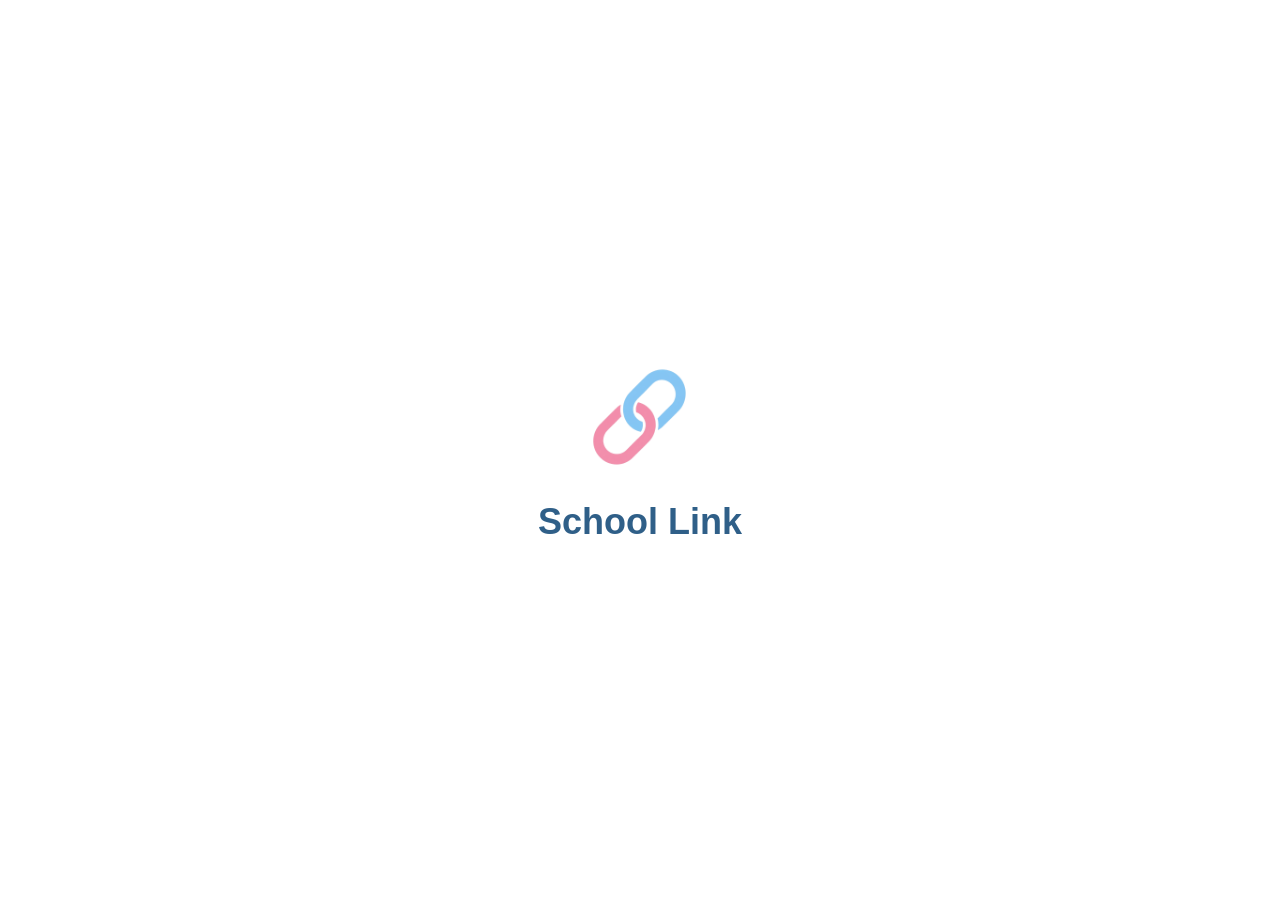
<file: index.html>
<!DOCTYPE html>
<html lang="ja">

<head>

<meta charset="UTF-8">

<meta name="viewport" content="width=device-width, initial-scale=1.0">

<title>School Link</title>

<link rel="stylesheet" href="style.css">
<link rel="manifest" href="manifest.json">
<link rel="apple-touch-icon" href="images/icon.png">
<meta name="apple-mobile-web-app-capable" content="yes">
<meta name="apple-mobile-web-app-status-bar-style" content="default">
<meta name="apple-mobile-web-app-title" content="School Link">

</head>

<body class="splash">

<div class="splash-container">

    <img src="images/logo.png" class="logo">

    <h1>School Link</h1>

</div>

<script>

setTimeout(() => {

    document.body.classList.add("fade");

},1700);

setTimeout(() => {

    window.location.href="home.html";

},2000);

</script>

</body>

</html>
</file>
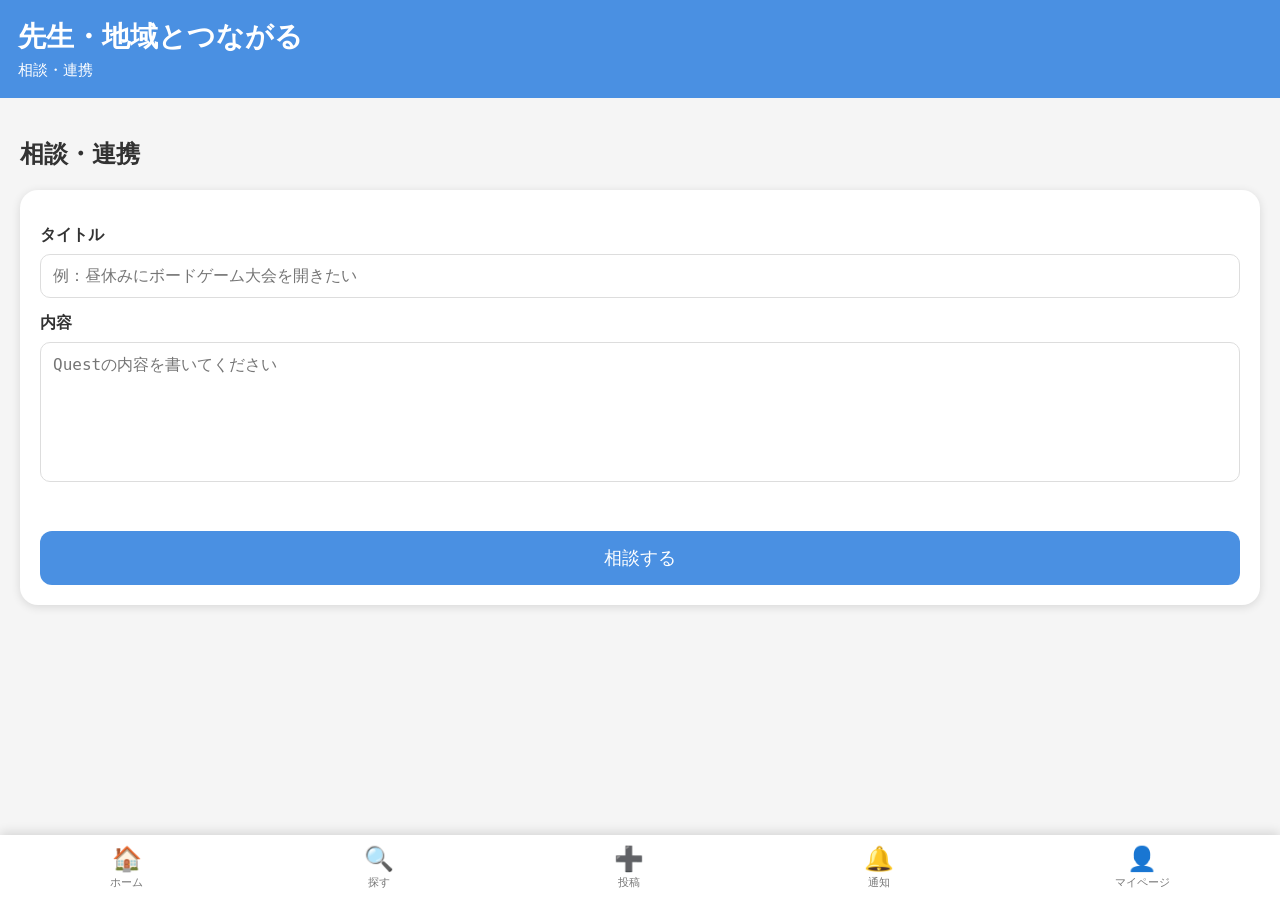
<file: pages/connect.html>
<!DOCTYPE html>
<html lang="ja">

<head>

    <meta charset="UTF-8">

    <meta name="viewport" content="width=device-width, initial-scale=1.0">

    <title>先生・地域とつながる</title>

    <link rel="stylesheet" href="../style.css">

</head>

<body>

<header>

    <div class="title">

        <h1>先生・地域とつながる</h1>

        <p>相談・連携</p>

    </div>

</header>

<main>

    <section>

        <h2>相談・連携</h2>

        <div class="form-card">

            <label>タイトル</label>

            <input type="text" placeholder="例：昼休みにボードゲーム大会を開きたい">

            <label>内容</label>

            <textarea placeholder="Questの内容を書いてください"></textarea>

            <button class="main-button">
                相談する
            </button>

        </div>

    </section>

</main>

<nav>

    <a href="../home.html">
        <span>🏠</span>
        <small>ホーム</small>
    </a>

    <a href="search.html">
        <span>🔍</span>
        <small>探す</small>
    </a>

    <a href="post.html">
        <span>➕</span>
        <small>投稿</small>
    </a>

    <a href="notice.html">
        <span>🔔</span>
        <small>通知</small>
    </a>

    <a href="mypage.html">
        <span>👤</span>
        <small>マイページ</small>
    </a>

</nav>
</file>
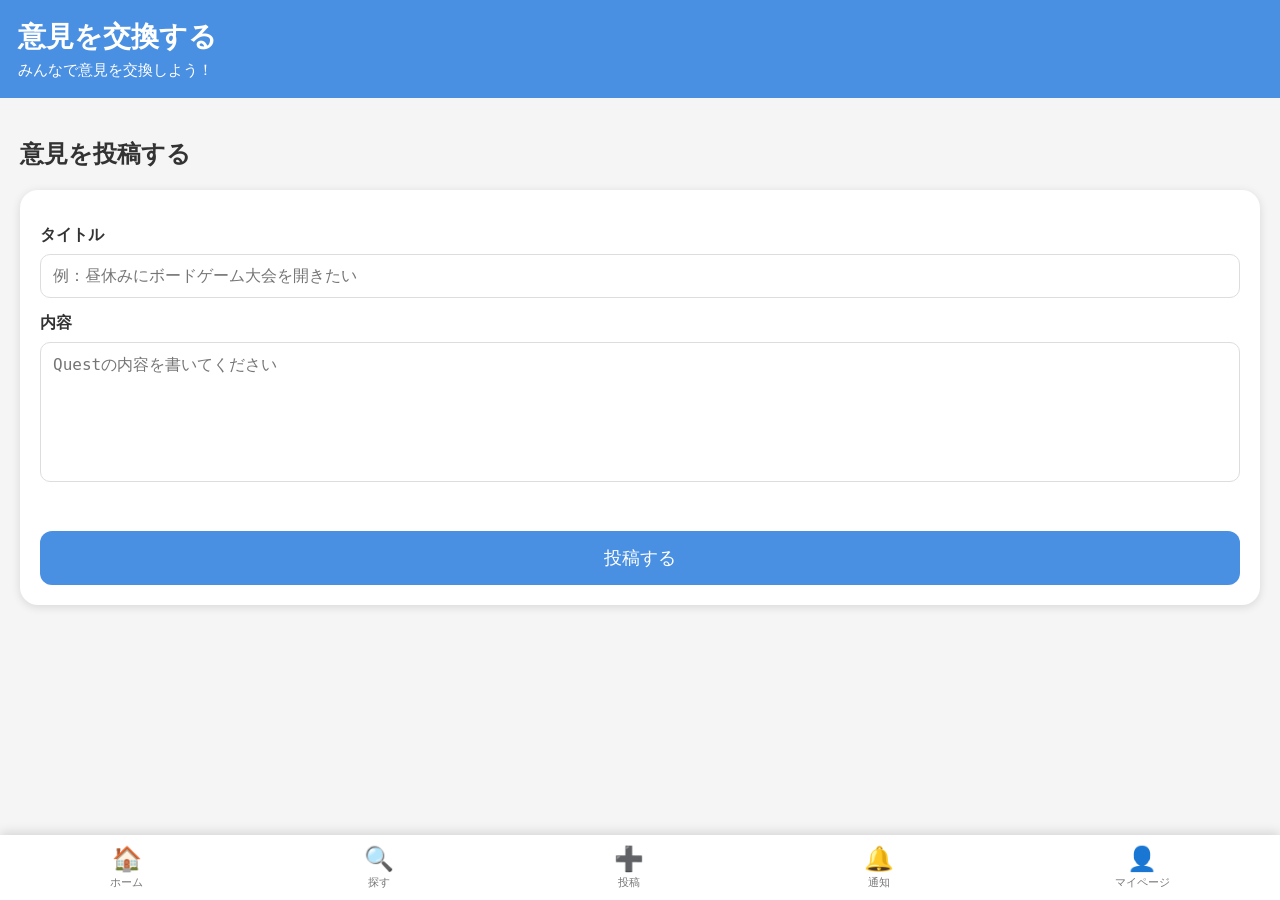
<file: pages/discussion.html>
<!DOCTYPE html>
<html lang="ja">

<head>

    <meta charset="UTF-8">

    <meta name="viewport" content="width=device-width, initial-scale=1.0">

    <title>意見を交換する</title>

    <link rel="stylesheet" href="../style.css">

</head>

<body>

<header>

    <div class="title">

        <h1>意見を交換する</h1>

        <p>みんなで意見を交換しよう！</p>

    </div>

</header>

<main>

    <section>

        <h2>意見を投稿する</h2>

        <div class="form-card">

            <label>タイトル</label>

            <input type="text" placeholder="例：昼休みにボードゲーム大会を開きたい">

            <label>内容</label>

            <textarea placeholder="Questの内容を書いてください"></textarea>

            <button class="main-button">
                投稿する
            </button>

        </div>

    </section>

</main>

<nav>

    <a href="../home.html">
        <span>🏠</span>
        <small>ホーム</small>
    </a>

    <a href="search.html">
        <span>🔍</span>
        <small>探す</small>
    </a>

    <a href="post.html">
        <span>➕</span>
        <small>投稿</small>
    </a>

    <a href="notice.html">
        <span>🔔</span>
        <small>通知</small>
    </a>

    <a href="mypage.html">
        <span>👤</span>
        <small>マイページ</small>
    </a>

</nav>
</file>
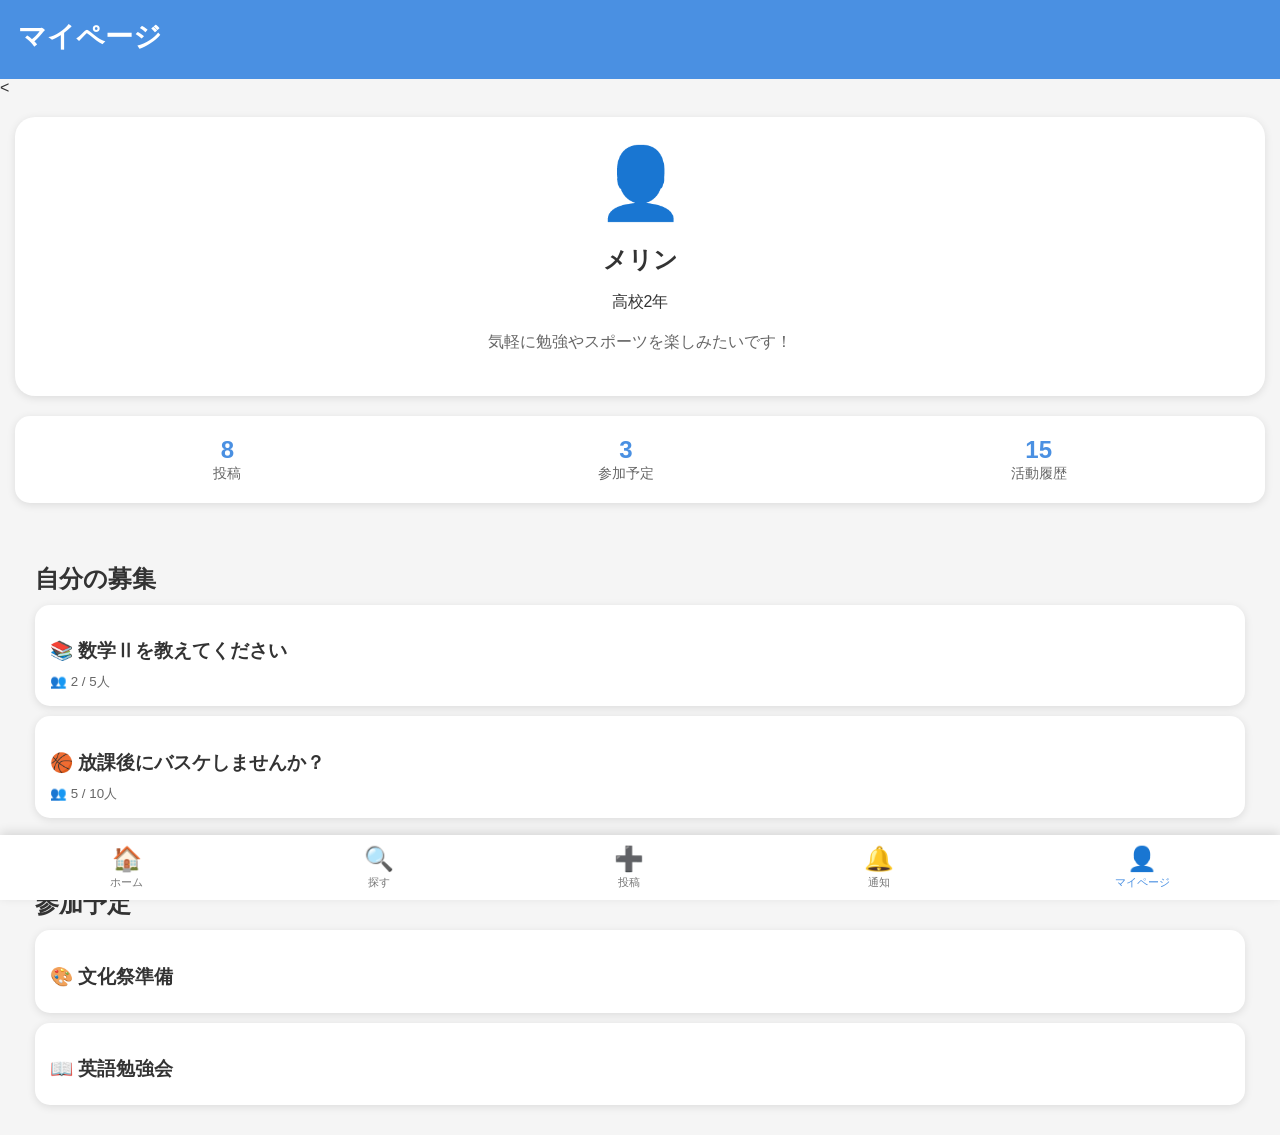
<file: pages/mypage.html>
<!DOCTYPE html>
<html lang="ja">

<head>

 <meta charset="UTF-8">

 <meta name="viewport" content="width=device-width, initial-scale=1.0">

 <title>マイページ</title>

 <link rel="stylesheet" href="../style.css">

</head>

<body>

<header>

 <div class="title">

  <h1>マイページ</h1>

  <p></p>

 </div>

</header>

<<main>

    <!-- プロフィール -->
    <section class="profile-card">

        <div class="profile-icon">👤</div>

        <h2>メリン</h2>

        <p>高校2年</p>

        <p class="profile-message">
            気軽に勉強やスポーツを楽しみたいです！
        </p>

    </section>

    <!-- 活動状況 -->
    <section class="status-card">

        <div>
            <strong>8</strong>
            <span>投稿</span>
        </div>

        <div>
            <strong>3</strong>
            <span>参加予定</span>
        </div>

        <div>
            <strong>15</strong>
            <span>活動履歴</span>
        </div>

    </section>

    <!-- 自分の募集 -->
    <section>

        <h2 class="section-title">自分の募集</h2>

        <article class="mini-card">

            <h3>📚 数学Ⅱを教えてください</h3>

            <small>👥 2 / 5人</small>

        </article>

        <article class="mini-card">

            <h3>🏀 放課後にバスケしませんか？</h3>

            <small>👥 5 / 10人</small>

        </article>

    </section>

    <!-- 参加予定 -->
    <section>

        <h2 class="section-title">参加予定</h2>

        <article class="mini-card">

            <h3>🎨 文化祭準備</h3>

        </article>

        <article class="mini-card">

            <h3>📖 英語勉強会</h3>

        </article>

    </section>

</main>
<nav>

    <a href="../home.html">
        <span>🏠</span>
        <small>ホーム</small>
    </a>

    <a href="search.html">
        <span>🔍</span>
        <small>探す</small>
    </a>

    <a href="post.html">
        <span>➕</span>
        <small>投稿</small>
    </a>

    <a href="notice.html">
        <span>🔔</span>
        <small>通知</small>
    </a>

    <a href="mypage.html" class="active">
        <span>👤</span>
        <small>マイページ</small>
    </a>

</nav>

</body>

</html>
</file>
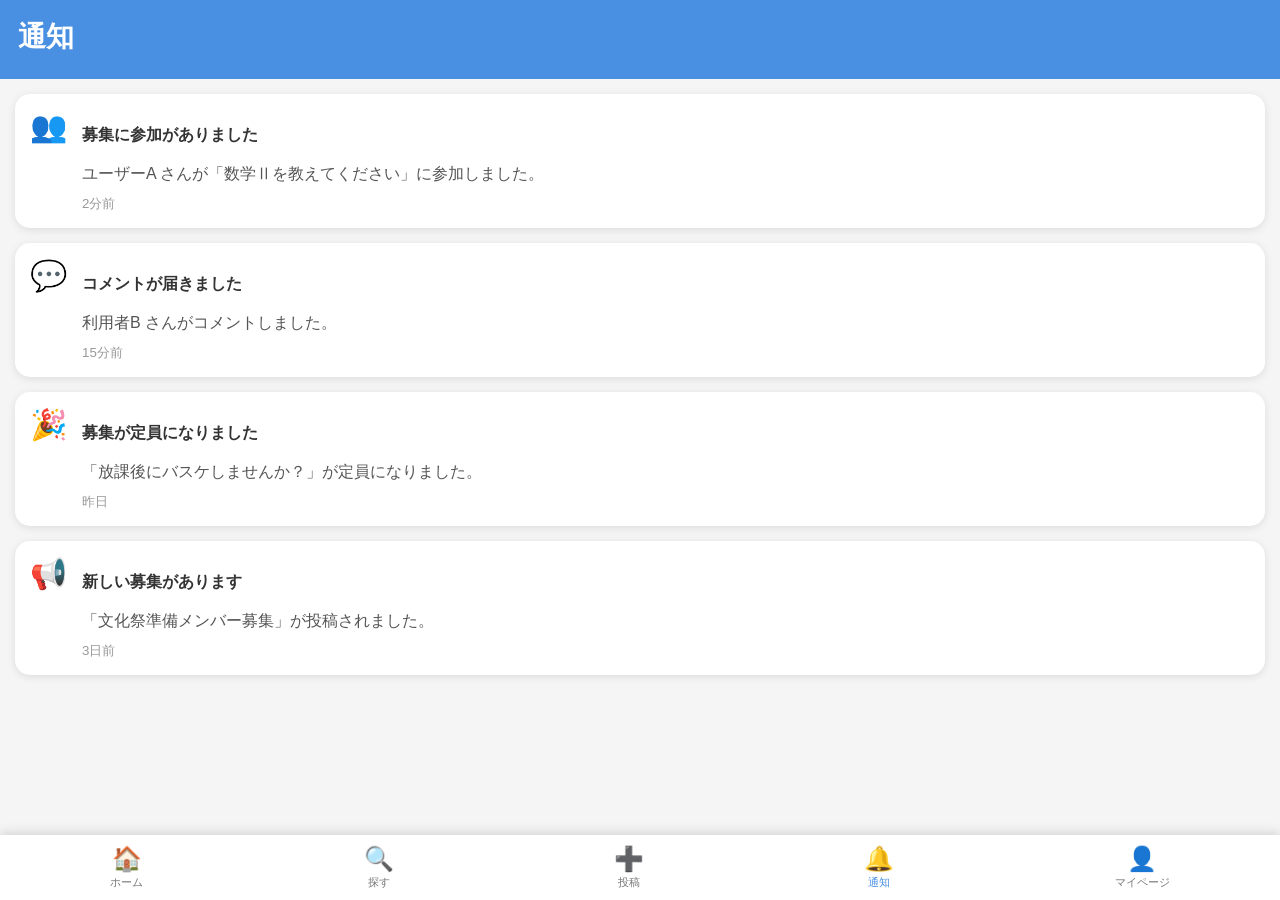
<file: pages/notice.html>
<!DOCTYPE html>
<html lang="ja">

<head>

 <meta charset="UTF-8">

 <meta name="viewport" content="width=device-width, initial-scale=1.0">

 <title>通知</title>

 <link rel="stylesheet" href="../style.css">

</head>

<body>

<header>

  <div class="title">

   <h1>通知</h1>

   <p></p>

  </div>

</header>

<main>

    <section class="notice-list">

        <article class="notice-card">
            <div class="notice-icon">👥</div>

            <div class="notice-text">
                <h3>募集に参加がありました</h3>
                <p>ユーザーA さんが「数学Ⅱを教えてください」に参加しました。</p>
                <small>2分前</small>
            </div>
        </article>

        <article class="notice-card">
            <div class="notice-icon">💬</div>

            <div class="notice-text">
                <h3>コメントが届きました</h3>
                <p>利用者B さんがコメントしました。</p>
                <small>15分前</small>
            </div>
        </article>

        <article class="notice-card">
            <div class="notice-icon">🎉</div>

            <div class="notice-text">
                <h3>募集が定員になりました</h3>
                <p>「放課後にバスケしませんか？」が定員になりました。</p>
                <small>昨日</small>
            </div>
        </article>

        <article class="notice-card">
            <div class="notice-icon">📢</div>

            <div class="notice-text">
                <h3>新しい募集があります</h3>
                <p>「文化祭準備メンバー募集」が投稿されました。</p>
                <small>3日前</small>
            </div>
        </article>

    </section>

</main>

<nav>

    <a href="../home.html">
        <span>🏠</span>
        <small>ホーム</small>
    </a>

    <a href="search.html">
        <span>🔍</span>
        <small>探す</small>
    </a>

    <a href="post.html">
        <span>➕</span>
        <small>投稿</small>
    </a>

    <a href="notice.html" class="active">
        <span>🔔</span>
        <small>通知</small>
    </a>

    <a href="mypage.html">
        <span>👤</span>
        <small>マイページ</small>
    </a>

</nav>

</body>

</html>
</file>
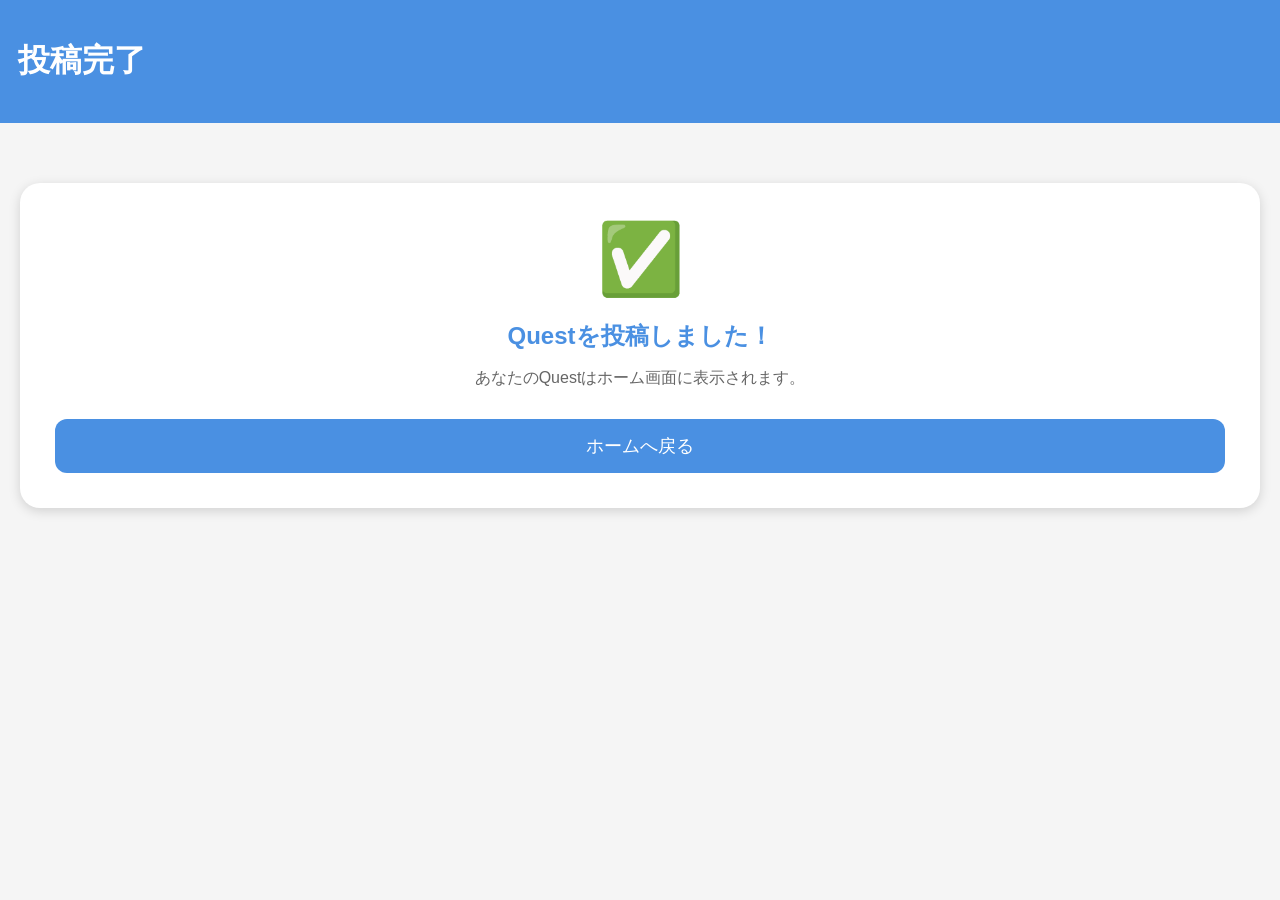
<file: pages/post-success.html>
<!DOCTYPE html>
<html lang="ja">

<head>

<meta charset="UTF-8">

<meta name="viewport" content="width=device-width, initial-scale=1.0">

<title>投稿完了</title>

<link rel="stylesheet" href="../style.css">

</head>

<body>

<header>

<h1>投稿完了</h1>

</header>

<main>

<section>

<div class="success-card">

<div class="success-icon">✅</div>

<h2>Questを投稿しました！</h2>

<p>

あなたのQuestはホーム画面に表示されます。

</p>

<a href="../home.html" class="main-button">

ホームへ戻る

</a>

</div>

</section>

</main>

</body>

</html>
</file>
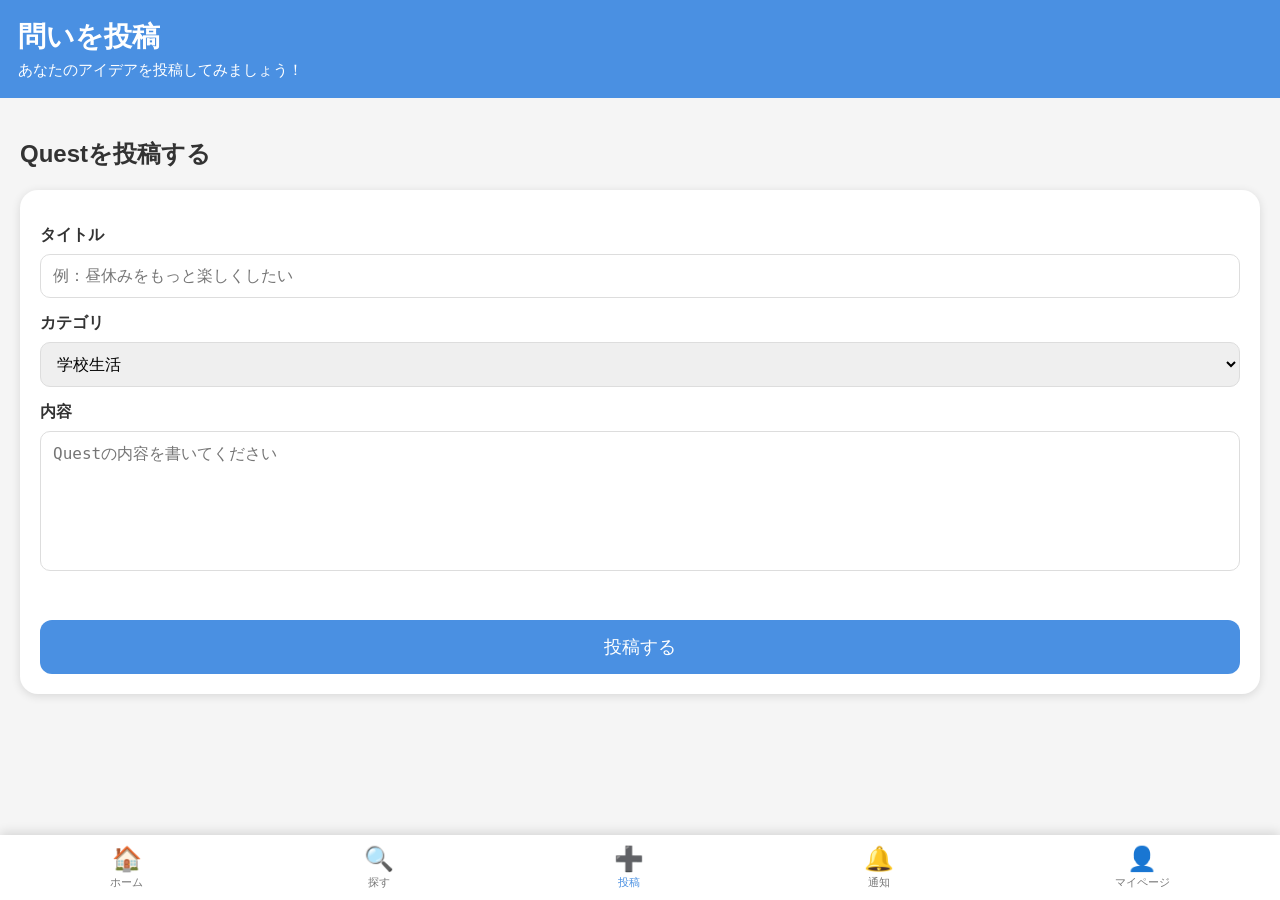
<file: pages/post.html>
<!DOCTYPE html>
<html lang="ja">

<head>

    <meta charset="UTF-8">

    <meta name="viewport" content="width=device-width, initial-scale=1.0">

    <title>Questを投稿</title>

    <link rel="stylesheet" href="../style.css">

</head>

<body>

<header>

    <div class="title">

        <h1>問いを投稿</h1>

        <p>あなたのアイデアを投稿してみましょう！</p>

    </div>

</header>

<main>

    <section>

        <h2>Questを投稿する</h2>

        <div class="form-card">

         <label>タイトル</label>

         <input type="text" placeholder="例：昼休みをもっと楽しくしたい">

         <label>カテゴリ</label>

         <select>

           <option>学校生活</option>

           <option>学習</option>

           <option>地域活動</option>

           <option>イベント</option>

         </select>

         <label>内容</label>

         <textarea placeholder="Questの内容を書いてください"></textarea>

         <a href="post-success.html" class="main-button">

           投稿する

         </a>

        </div>

    </section>

</main>

<nav>

    <a href="../home.html">
        <span>🏠</span>
        <small>ホーム</small>
    </a>

    <a href="search.html">
        <span>🔍</span>
        <small>探す</small>
    </a>

    <a href="post.html" class="active">
        <span>➕</span>
        <small>投稿</small>
    </a>

    <a href="notice.html">
        <span>🔔</span>
        <small>通知</small>
    </a>

    <a href="mypage.html">
        <span>👤</span>
        <small>マイページ</small>
    </a>

</nav>
</file>
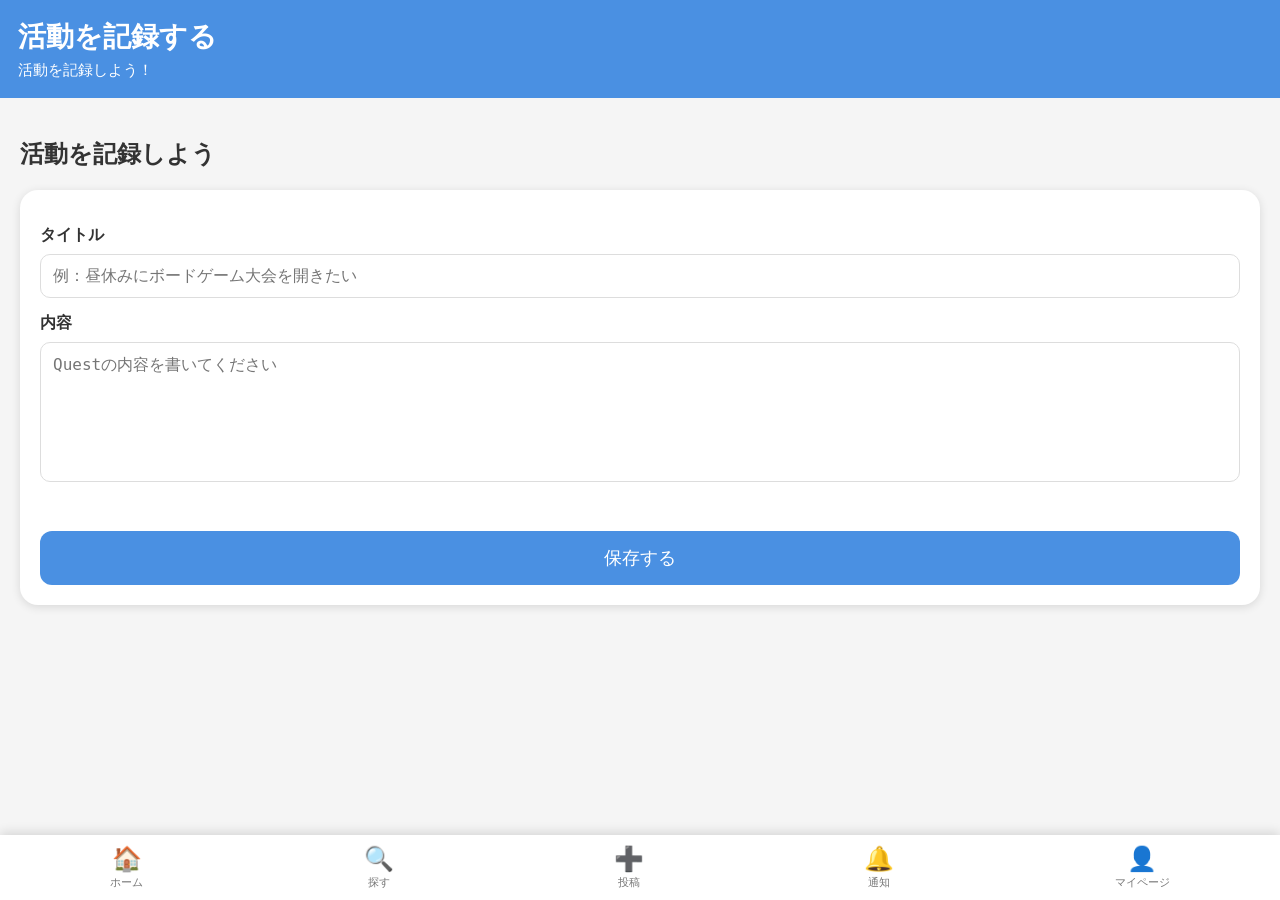
<file: pages/record.html>
<!DOCTYPE html>
<html lang="ja">

<head>

    <meta charset="UTF-8">

    <meta name="viewport" content="width=device-width, initial-scale=1.0">

    <title>活動を記録する</title>

    <link rel="stylesheet" href="../style.css">

</head>

<body>

<header>

    <div class="title">

        <h1>活動を記録する</h1>

        <p>活動を記録しよう！</p>

    </div>

</header>

<main>

    <section>

        <h2>活動を記録しよう</h2>

        <div class="form-card">

            <label>タイトル</label>

            <input type="text" placeholder="例：昼休みにボードゲーム大会を開きたい">

            <label>内容</label>

            <textarea placeholder="Questの内容を書いてください"></textarea>

            <button class="main-button">
                保存する
            </button>

        </div>

    </section>

</main>

<nav>

    <a href="../home.html">
        <span>🏠</span>
        <small>ホーム</small>
    </a>

    <a href="search.html">
        <span>🔍</span>
        <small>探す</small>
    </a>

    <a href="post.html">
        <span>➕</span>
        <small>投稿</small>
    </a>

    <a href="notice.html">
        <span>🔔</span>
        <small>通知</small>
    </a>

    <a href="mypage.html">
        <span>👤</span>
        <small>マイページ</small>
    </a>

</nav>
</file>
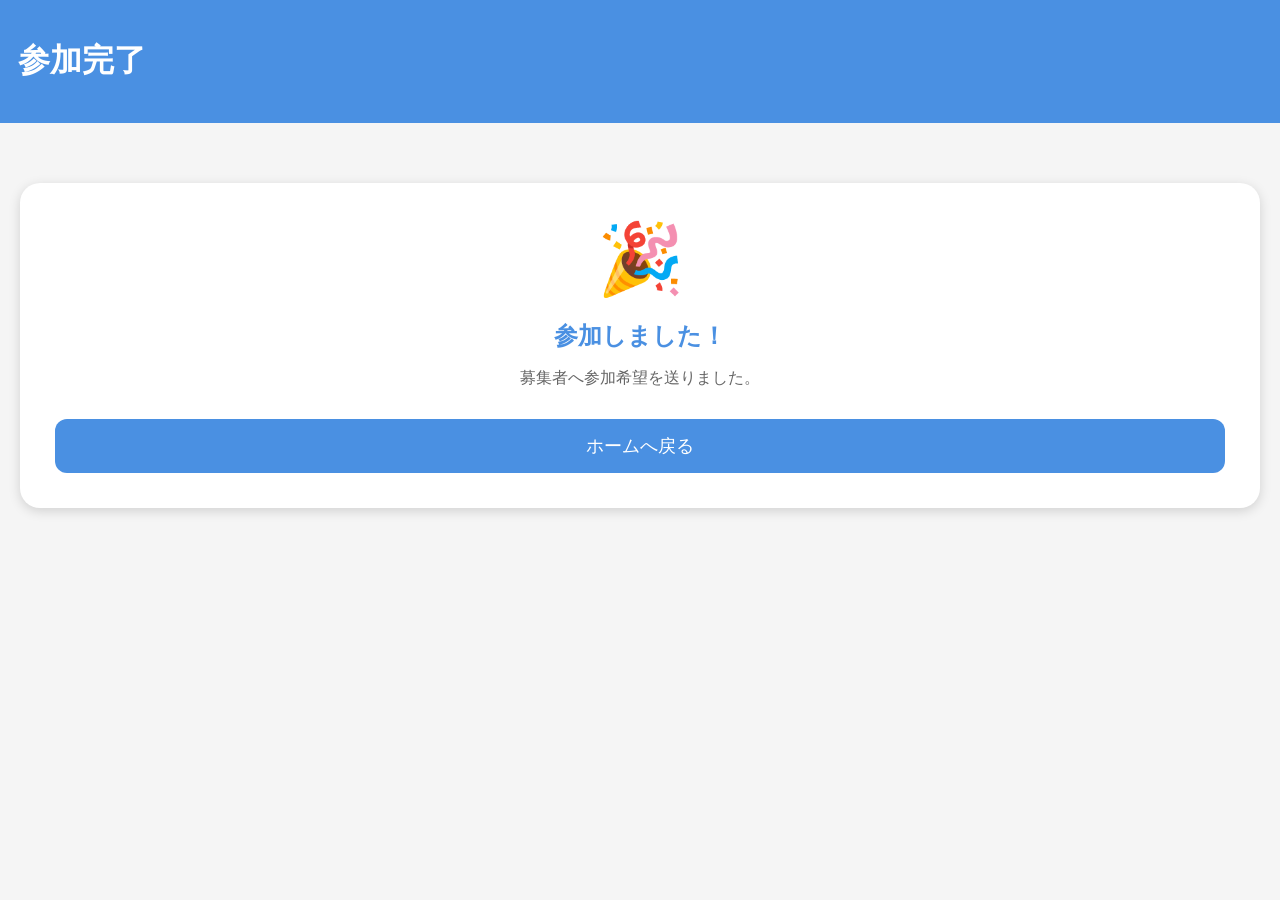
<file: pages/recruit-success.html>
<!DOCTYPE html>
<html lang="ja">

<head>

<meta charset="UTF-8">

<meta name="viewport" content="width=device-width, initial-scale=1.0">

<title>参加完了</title>

<link rel="stylesheet" href="../style.css">

</head>

<body>

<header>

<h1>参加完了</h1>

</header>

<main>

<section>

<div class="success-card">

<div class="success-icon">🎉</div>

<h2>参加しました！</h2>

<p>

募集者へ参加希望を送りました。

</p>

<a href="../home.html" class="main-button">

ホームへ戻る

</a>

</div>

</section>

</main>

</body>

</html>
</file>
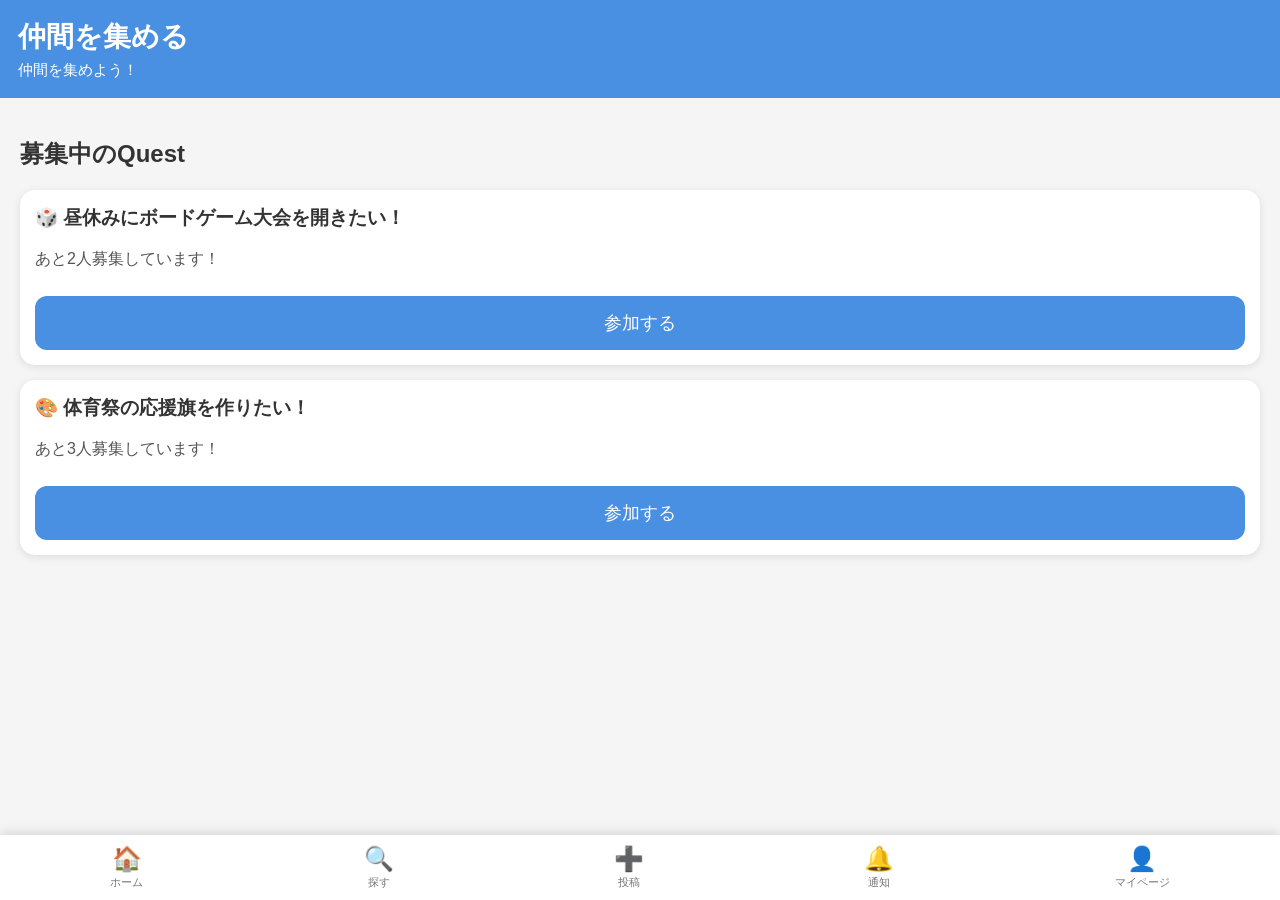
<file: pages/recruit.html>
<!DOCTYPE html>
<html lang="ja">

<head>

    <meta charset="UTF-8">

    <meta name="viewport" content="width=device-width, initial-scale=1.0">

    <title>Questを投稿</title>

    <link rel="stylesheet" href="../style.css">

</head>

<body>

<header>

    <div class="title">

        <h1>仲間を集める</h1>

        <p>仲間を集めよう！</p>

    </div>

</header>

<main>

<section>

<h2>募集中のQuest</h2>

<div class="recruit-card">

    <h3>🎲 昼休みにボードゲーム大会を開きたい！</h3>

    <p>あと2人募集しています！</p>

    <a href="recruit-success.html" class="main-button">

        参加する

    </a>

</div>

<div class="recruit-card">

    <h3>🎨 体育祭の応援旗を作りたい！</h3>

    <p>あと3人募集しています！</p>

    <a href="recruit-success.html" class="main-button">

        参加する

    </a>

</div>

</section>

</main>

<nav>

    <a href="../home.html">
        <span>🏠</span>
        <small>ホーム</small>
    </a>

    <a href="search.html">
        <span>🔍</span>
        <small>探す</small>
    </a>

    <a href="post.html">
        <span>➕</span>
        <small>投稿</small>
    </a>

    <a href="notice.html">
        <span>🔔</span>
        <small>通知</small>
    </a>

    <a href="mypage.html">
        <span>👤</span>
        <small>マイページ</small>
    </a>

</nav>
</file>
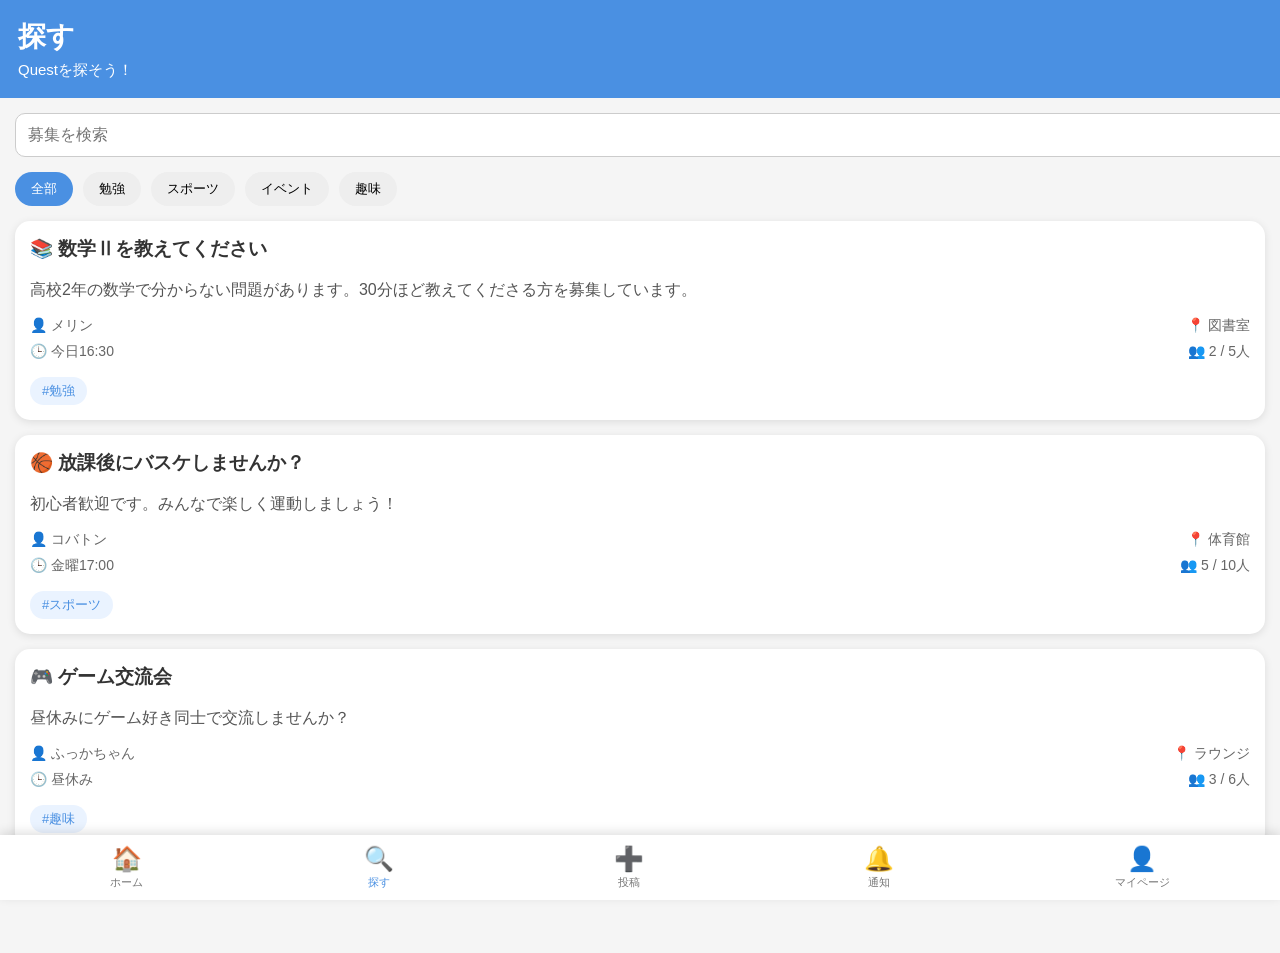
<file: pages/search.html>
<!DOCTYPE html>
<html lang="ja">

<head>

 <meta charset="UTF-8">

 <meta name="viewport" content="width=device-width, initial-scale=1.0">

 <title>探す</title>

 <link rel="stylesheet" href="../style.css">

</head>

<body>

 <header>

  <div class="title">

   <h1>探す</h1>

   <p>Questを探そう！</p>

  </div>

 </header>

 <main>

    <!-- 検索バー -->
    <section class="search-box">
    <input id="searchInput" type="text" placeholder="募集を検索">    </section>

    <!-- カテゴリー -->
    <section class="category">
     <button class="active" data-category="全部">全部</button>
     <button data-category="勉強">勉強</button>
     <button data-category="スポーツ">スポーツ</button>
     <button data-category="イベント">イベント</button>
     <button data-category="趣味">趣味</button>
    </section>

    <!-- 募集一覧 -->
    <section class="recruit-list">

        <article class="recruit-card" data-category="勉強">
            <h3>📚 数学Ⅱを教えてください</h3>
            <p>高校2年の数学で分からない問題があります。30分ほど教えてくださる方を募集しています。</p>

            <div class="info">
                <span>👤 メリン</span>
                <span>📍 図書室</span>
            </div>

            <div class="info">
                <span>🕒 今日16:30</span>
                <span>👥 2 / 5人</span>
            </div>

            <span class="tag">#勉強</span>
        </article>

        <article class="recruit-card" data-category="スポーツ">
            <h3>🏀 放課後にバスケしませんか？</h3>
            <p>初心者歓迎です。みんなで楽しく運動しましょう！</p>

            <div class="info">
                <span>👤 コバトン</span>
                <span>📍 体育館</span>
            </div>

            <div class="info">
                <span>🕒 金曜17:00</span>
                <span>👥 5 / 10人</span>
            </div>

            <span class="tag">#スポーツ</span>
        </article>

        <article class="recruit-card" data-category="趣味">
            <h3>🎮 ゲーム交流会</h3>
            <p>昼休みにゲーム好き同士で交流しませんか？</p>

            <div class="info">
                <span>👤 ふっかちゃん</span>
                <span>📍 ラウンジ</span>
            </div>

            <div class="info">
                <span>🕒 昼休み</span>
                <span>👥 3 / 6人</span>
            </div>

            <span class="tag">#趣味</span>
        </article>

    </section>

 </main>

 <nav>

     <a href="../home.html">
         <span>🏠</span>
         <small>ホーム</small>
     </a>

     <a href="search.html" class="active">
         <span>🔍</span>
         <small>探す</small>
     </a>

     <a href="post.html">
         <span>➕</span>
         <small>投稿</small>
     </a>

     <a href="notice.html">
         <span>🔔</span>
         <small>通知</small>
     </a>

     <a href="mypage.html">
         <span>👤</span>
         <small>マイページ</small>
     </a>

 </nav>

 <script src="../js/search.js"></script>

</body>

</html>
</file>
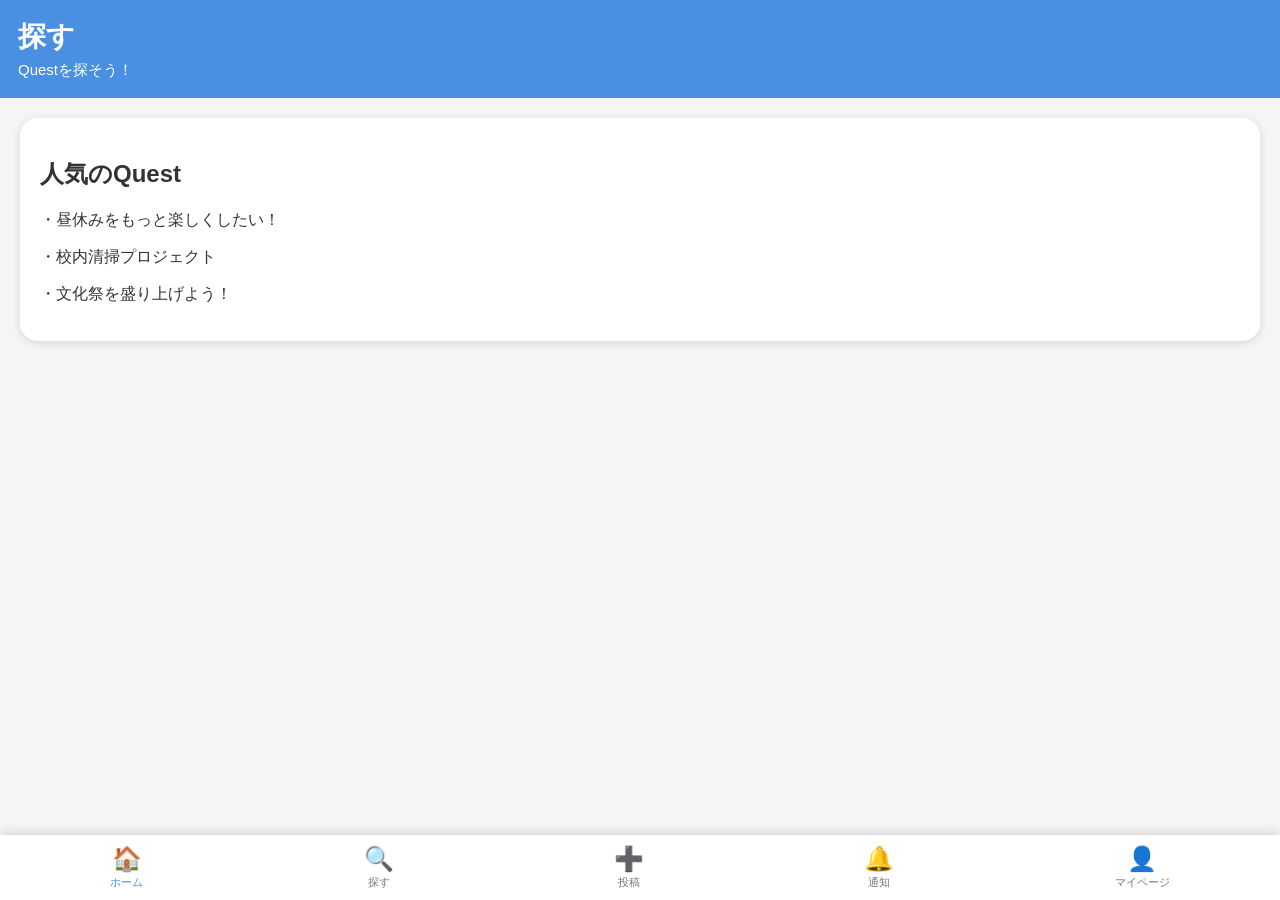
<file: pages/serch.html>
<!DOCTYPE html>
<html lang="ja">

<head>

 <meta charset="UTF-8">

 <meta name="viewport" content="width=device-width, initial-scale=1.0">

 <title>探す</title>

 <link rel="stylesheet" href="../style.css">

</head>

<body>

 <header>

  <div class="title">

   <h1>探す</h1>

   <p>Questを探そう！</p>

  </div>

 </header>

 <main>

  <section>

  <div class="form-card">

   <h2>人気のQuest</h2>

   <p>・昼休みをもっと楽しくしたい！</p>

   <p>・校内清掃プロジェクト</p>

   <p>・文化祭を盛り上げよう！</p>

   </div>

  </section>

 </main>

 <nav>

     <a href="../home.html" class="active">
         <span>🏠</span>
         <small>ホーム</small>
     </a>

     <a href="search.html">
         <span>🔍</span>
         <small>探す</small>
     </a>

     <a href="post.html">
         <span>➕</span>
         <small>投稿</small>
     </a>

     <a href="notice.html">
         <span>🔔</span>
         <small>通知</small>
     </a>

     <a href="mypage.html">
         <span>👤</span>
         <small>マイページ</small>
     </a>

 </nav>

</body>

</html>
</file>
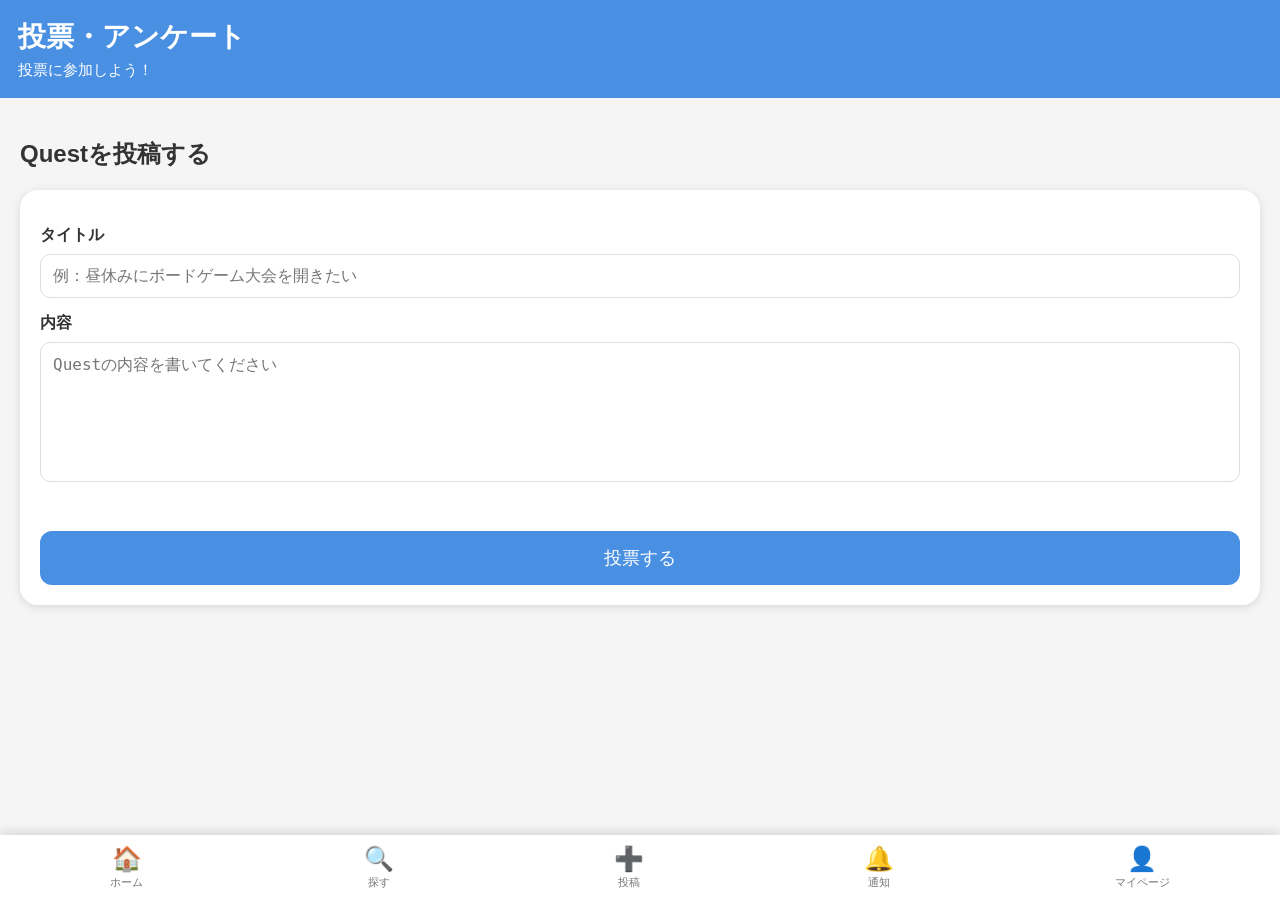
<file: pages/vote.html>
<!DOCTYPE html>
<html lang="ja">

<head>

    <meta charset="UTF-8">

    <meta name="viewport" content="width=device-width, initial-scale=1.0">

    <title>投票・アンケート</title>

    <link rel="stylesheet" href="../style.css">

</head>

<body>

<header>

    <div class="title">

        <h1>投票・アンケート</h1>

        <p>投票に参加しよう！</p>

    </div>

</header>

<main>

    <section>

        <h2>Questを投稿する</h2>

        <div class="form-card">

            <label>タイトル</label>

            <input type="text" placeholder="例：昼休みにボードゲーム大会を開きたい">

            <label>内容</label>

            <textarea placeholder="Questの内容を書いてください"></textarea>

            <button class="main-button">
                投票する
            </button>

        </div>

    </section>

</main>

<nav>

    <a href="../home.html">
        <span>🏠</span>
        <small>ホーム</small>
    </a>

    <a href="search.html">
        <span>🔍</span>
        <small>探す</small>
    </a>

    <a href="post.html">
        <span>➕</span>
        <small>投稿</small>
    </a>

    <a href="notice.html">
        <span>🔔</span>
        <small>通知</small>
    </a>

    <a href="mypage.html">
        <span>👤</span>
        <small>マイページ</small>
    </a>

</nav>
</file>
<file: style.css>
/* 全体 */
body{
    margin:0;
    font-family:"Yu Gothic","Meiryo",sans-serif;
    background:#f5f5f5;
    color:#333;
}

/* ヘッダー */
header{
    background:#4A90E2;
    color:white;
    display:flex;
    align-items:center;
    gap:15px;
    padding:18px;

}

.profile img{

    width:60px;
    height:60px;
    border-radius:50%;
    object-fit:cover;
    background:white;

}

.title h1{

    margin:0;
    font-size:28px;

}

.title p{

    margin-top:5px;
    margin-bottom:0;
    font-size:15px;

}


/* 各エリア */
section{
    padding:20px;
}

/* あいさつ */
.greeting h2{
    margin-bottom:5px;
}

.greeting p{
    color:#666;
}

/* Questカード */
.quest-card{

    background:#FFF3B0;

    border-radius:18px;

    padding:20px;

    display:flex;

    gap:20px;

    align-items:center;

    box-shadow:0 4px 10px rgba(0,0,0,.15);

}

.quest-card h4{
    margin-top:0;
}

.quest-image{

    width:70px;

    height:70px;

    background:white;

    border-radius:50%;

    display:flex;

    justify-content:center;

    align-items:center;

    font-size:40px;

}

.quest-text{

    flex:1;

}

.quest-text h4{

    margin:0;

}

.quest-text p{

    margin:10px 0;

}

.quest-text button{

    background:#4A90E2;

    color:white;

    border:none;

    border-radius:20px;

    padding:8px 18px;

    cursor:pointer;

}

/* プロジェクト一覧 */
.project-list{

    display:flex;

    gap:15px;

    overflow-x:auto;

    scroll-behavior:smooth;

    padding-bottom:10px;

    -webkit-overflow-scrolling:touch;

}

.project-list::-webkit-scrollbar{

    display:none;

}

/* プロジェクトカード */
.project-card{

    min-width:180px;

    background:white;

    border-radius:18px;

    padding:15px;

    box-shadow:0 4px 10px rgba(0,0,0,.15);

    flex-shrink:0;

    text-align:center;

}

.project-image{

    width:70px;

    height:70px;

    margin:0 auto 15px;

    background:#EAF4FF;

    border-radius:50%;

    display:flex;

    justify-content:center;

    align-items:center;

    font-size:36px;

}

.project-card h4{

    margin:10px 0 5px;

    font-size:18px;

}

.project-card p{

    margin:0;

    color:#666;

    font-size:14px;

}

/* ===== 下部ナビ ===== */

nav{

    position:fixed;

    bottom:0;

    left:0;

    width:100%;

    background:white;

    display:flex;

    justify-content:space-around;

    align-items:center;

    padding:10px 0;

    box-shadow:0 -3px 10px rgba(0,0,0,.12);

}

nav a{

    display:flex;

    flex-direction:column;

    align-items:center;

    text-decoration:none;

    color:#777;

    font-size:13px;

}

nav span{

    font-size:24px;

    margin-bottom:3px;

}

nav a.active{

    color:#4A90E2;

}

/* ===== できること ===== */

.menu{

    padding-bottom:100px;

}

.menu-grid{

    display:grid;

    grid-template-columns:repeat(2,1fr);

    gap:15px;

}

.menu-card{

    background:white;

    border-radius:18px;

    padding:20px;

    text-align:center;

    text-decoration:none;

    color:#333;

    box-shadow:0 3px 8px rgba(0,0,0,.12);

    font-size:32px;

}

.menu-card p{

    font-size:15px;

    margin-top:10px;

}
/* ===== 入力フォーム ===== */

.form-card{

    background:white;

    border-radius:18px;

    padding:20px 20px 40px 20px;

    box-shadow:0 3px 10px rgba(0,0,0,.12);

}

.form-card label{

    display:block;

    margin-top:15px;

    margin-bottom:8px;

    font-weight:bold;

}

.form-card input,
.form-card textarea{

    width:100%;

    padding:12px;

    border:1px solid #ccc;

    border-radius:10px;

    box-sizing:border-box;

    font-size:15px;

}

.form-card textarea{

    height:120px;

    resize:none;

}

.main-button{

    display:block;

    width:100%;

    padding:15px;

    margin:15px 0 0 0;

    background:#4A90E2;

    color:white;

    text-align:center;

    text-decoration:none;

    border-radius:12px;

    font-size:18px;

    box-sizing:border-box;

}

/* ---------- Splash ---------- */

.splash{

    display:flex;

    justify-content:center;

    align-items:center;

    height:100vh;

    background:white;

    transition:opacity .3s;

}

.splash-container{

    text-align:center;

}

.logo{

    width:120px;

    margin-bottom:20px;

}

.splash h1{

    font-size:36px;

    color:#2F5F88;

    margin:0;

}

.fade{

    opacity:0;

}
/* 投稿画面 */

.form-card{

    background:white;

    border-radius:18px;

    padding:20px;

    box-shadow:0 2px 10px rgba(0,0,0,.12);

}

.form-card label{

    display:block;

    margin-top:15px;

    margin-bottom:8px;

    font-weight:bold;

}

.form-card input,
.form-card textarea,
.form-card select{

    width:100%;

    padding:12px;

    border:1px solid #ddd;

    border-radius:10px;

    font-size:16px;

    box-sizing:border-box;

}

.form-card textarea{

    width:100%;

    height:140px;

    resize:none;

    margin-bottom:20px;

    box-sizing:border-box;

}

.main-button{

    width:100%;

    margin-top:25px;

    background:#4A90E2;

    color:white;

    border:none;

    border-radius:12px;

    padding:15px;

    font-size:18px;

    cursor:pointer;

    transition:.2s;

}

.main-button:hover{

    transform:scale(1.02);

}

.main-button:active{

    transform:scale(.98);

}
/* 投稿完了 */

.success-card{

    background:white;

    border-radius:20px;

    padding:35px;

    margin-top:40px;

    text-align:center;

    box-shadow:0 3px 12px rgba(0,0,0,.15);

}

.success-icon{

    font-size:70px;

    margin-bottom:20px;

}

.success-card h2{

    color:#4A90E2;

    margin-bottom:15px;

}

.success-card p{

    color:#666;

    margin-bottom:30px;

}

/* 仲間募集 */

.recruit-card{

    background:white;

    border-radius:18px;

    padding:20px;

    margin-bottom:20px;

    box-shadow:0 2px 10px rgba(0,0,0,.12);

}

.recruit-card h3{

    margin-top:0;

}

.recruit-card p{

    color:#666;

    margin-bottom:20px;

}

/* ===== 探す画面 ===== */

.search-box{
    padding:15px;
}

.search-box input{
    width:100%;
    padding:12px;
    border:1px solid #ccc;
    border-radius:10px;
    font-size:16px;
}

.category{
    display:flex;
    overflow-x:auto;
    gap:10px;
    padding:0 15px 15px;
}

.category button{
    border:none;
    background:#eee;
    border-radius:20px;
    padding:8px 16px;
    cursor:pointer;
    white-space:nowrap;
}

.category .active{
    background:#4A90E2;
    color:white;
}

.recruit-list{
    padding:0 15px 90px;
}

.recruit-card{
    background:white;
    border-radius:15px;
    padding:15px;
    margin-bottom:15px;
    box-shadow:0 2px 8px rgba(0,0,0,.1);
}

.recruit-card h3{
    margin-bottom:10px;
}

.recruit-card p{
    color:#555;
    margin-bottom:15px;
    line-height:1.5;
}

.info{
    display:flex;
    justify-content:space-between;
    font-size:14px;
    color:#666;
    margin-bottom:8px;
}

.tag{
    display:inline-block;
    margin-top:8px;
    background:#EAF3FF;
    color:#4A90E2;
    padding:5px 12px;
    border-radius:15px;
    font-size:13px;
}
/* ===== 通知 ===== */

.notice-list{

    padding:15px 15px 90px;

}

.notice-card{

    display:flex;

    gap:15px;

    background:white;

    border-radius:15px;

    padding:15px;

    margin-bottom:15px;

    box-shadow:0 2px 8px rgba(0,0,0,.1);

}

.notice-icon{

    font-size:30px;

}

.notice-text{

    flex:1;

}

.notice-text h3{

    margin-bottom:8px;

    font-size:16px;

}

.notice-text p{

    color:#555;

    margin-bottom:8px;

    line-height:1.5;

}

.notice-text small{

    color:#999;

}
/* ===== マイページ ===== */

.profile-card{

    background:white;
    margin:20px 15px;
    padding:25px;
    border-radius:20px;
    text-align:center;
    box-shadow:0 2px 8px rgba(0,0,0,.1);

}

.profile-icon{

    font-size:70px;
    margin-bottom:10px;

}

.profile-card h2{

    margin-bottom:5px;

}

.profile-message{

    margin-top:15px;
    color:#666;
    line-height:1.6;

}

.status-card{

    display:flex;
    justify-content:space-around;
    background:white;
    margin:0 15px 20px;
    padding:20px;
    border-radius:15px;
    box-shadow:0 2px 8px rgba(0,0,0,.1);

}

.status-card div{

    text-align:center;

}

.status-card strong{

    display:block;
    font-size:24px;
    color:#4A90E2;

}

.status-card span{

    font-size:14px;
    color:#666;

}

.section-title{

    margin:20px 15px 10px;

}

.mini-card{

    background:white;
    margin:10px 15px;
    padding:15px;
    border-radius:15px;
    box-shadow:0 2px 8px rgba(0,0,0,.1);

}

.mini-card h3{

    margin-bottom:8px;

}

.mini-card small{

    color:#666;

}
</file>
